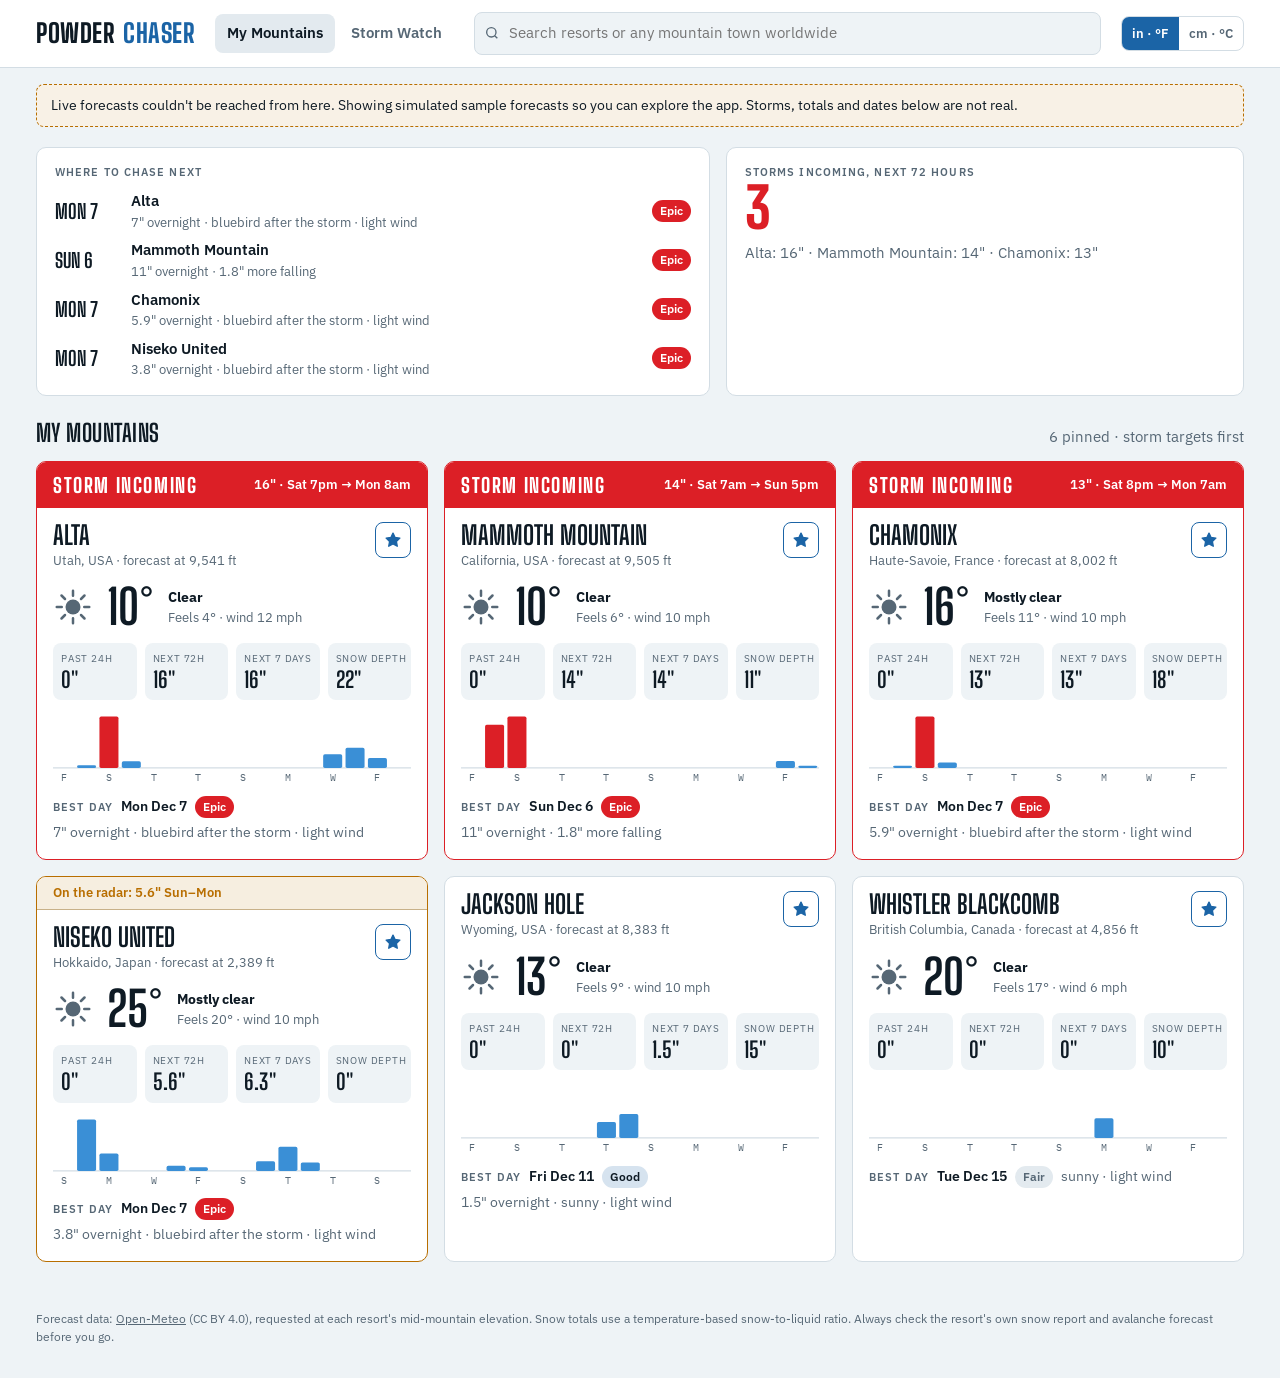
<file: index.html>
<!doctype html>
<html lang="en">
<head>
<meta charset="utf-8">
<meta name="viewport" content="width=device-width, initial-scale=1, viewport-fit=cover">
<title>Powder Chaser</title>
<meta name="description" content="Storm tracking and powder-day forecasts for ski resorts worldwide.">
<meta name="theme-color" content="#111c25">
<meta name="apple-mobile-web-app-capable" content="yes">
<meta name="mobile-web-app-capable" content="yes">
<meta name="apple-mobile-web-app-status-bar-style" content="black-translucent">
<meta name="apple-mobile-web-app-title" content="Powder">
<link rel="manifest" href="manifest.webmanifest">
<link rel="icon" href="icons/icon.svg" type="image/svg+xml">
<link rel="apple-touch-icon" href="icons/icon-180.png">
<link rel="preconnect" href="https://fonts.googleapis.com">
<link rel="preconnect" href="https://fonts.gstatic.com" crossorigin>
<link rel="stylesheet" href="https://fonts.googleapis.com/css2?family=Big+Shoulders+Display:wght@600;700;800&family=IBM+Plex+Mono:wght@400;500&family=IBM+Plex+Sans:wght@400;500;600&display=swap">
<link rel="stylesheet" href="styles.css">
</head>
<body>
<header class="top">
  <div class="wrap">
    <div class="brand">Powder<span>Chaser</span></div>
    <nav class="tabs" aria-label="Views">
      <button class="tab" id="tab-dash" data-view="dash">My Mountains</button>
      <button class="tab" id="tab-watch" data-view="watch">Storm Watch</button>
    </nav>
    <div class="search">
      <svg width="16" height="16" viewBox="0 0 24 24" fill="none" stroke="currentColor" stroke-width="2" aria-hidden="true"><circle cx="11" cy="11" r="7"/><path d="m20 20-4-4"/></svg>
      <input id="q" type="search" placeholder="Search resorts or any mountain town worldwide" autocomplete="off" aria-label="Search resorts">
      <div class="results" id="results" hidden></div>
    </div>
    <div class="units" role="group" aria-label="Units">
      <button id="u-imperial" data-units="imperial">in · °F</button>
      <button id="u-metric" data-units="metric">cm · °C</button>
    </div>
  </div>
</header>
<div class="wrap">
  <div class="banner" id="banner" hidden></div>
  <main id="view" aria-live="polite"></main>
  <footer>
    Forecast data: <a href="https://open-meteo.com/" target="_blank" rel="noopener">Open-Meteo</a> (CC BY 4.0), requested at each resort's mid-mountain elevation.
    Snow totals use a temperature-based snow-to-liquid ratio. Always check the resort's own snow report and avalanche forecast before you go.
  </footer>
</div>
<script src="resorts.js"></script>
<script src="app.js"></script>
</body>
</html>
</file>
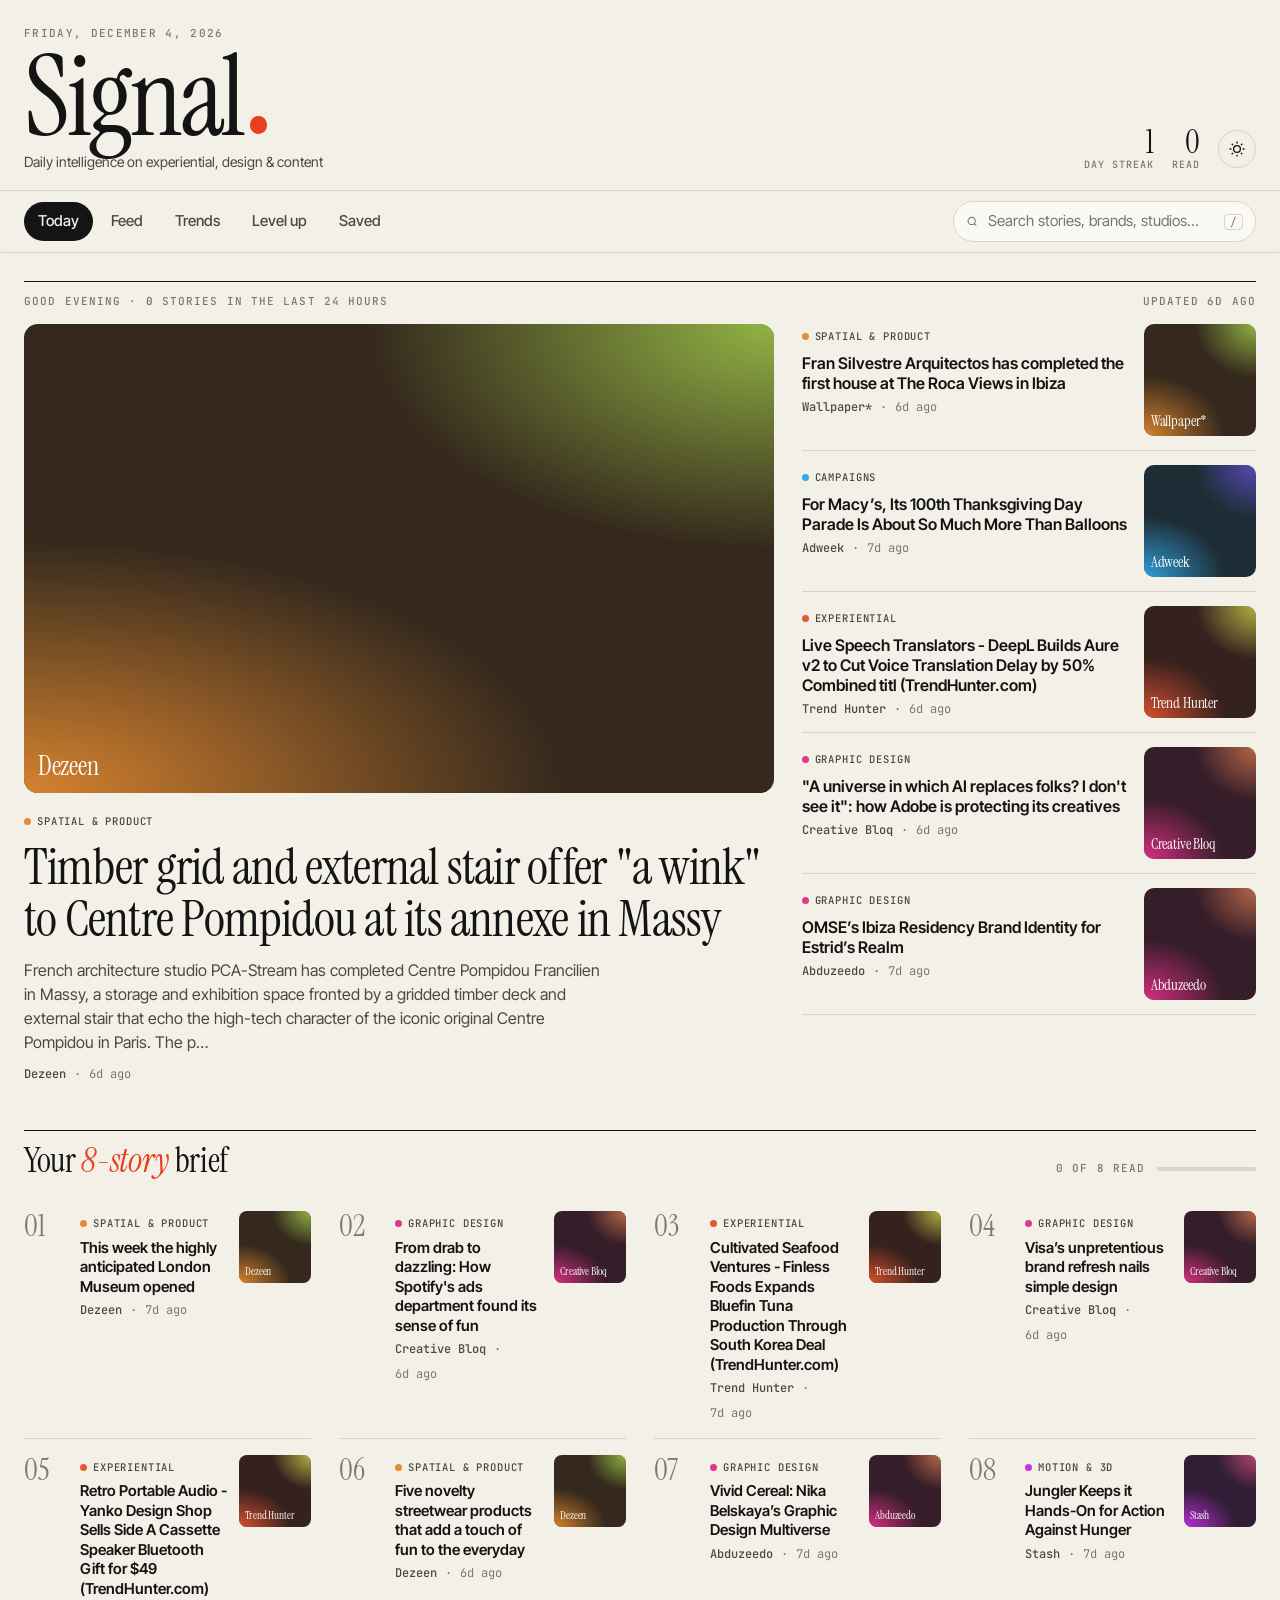
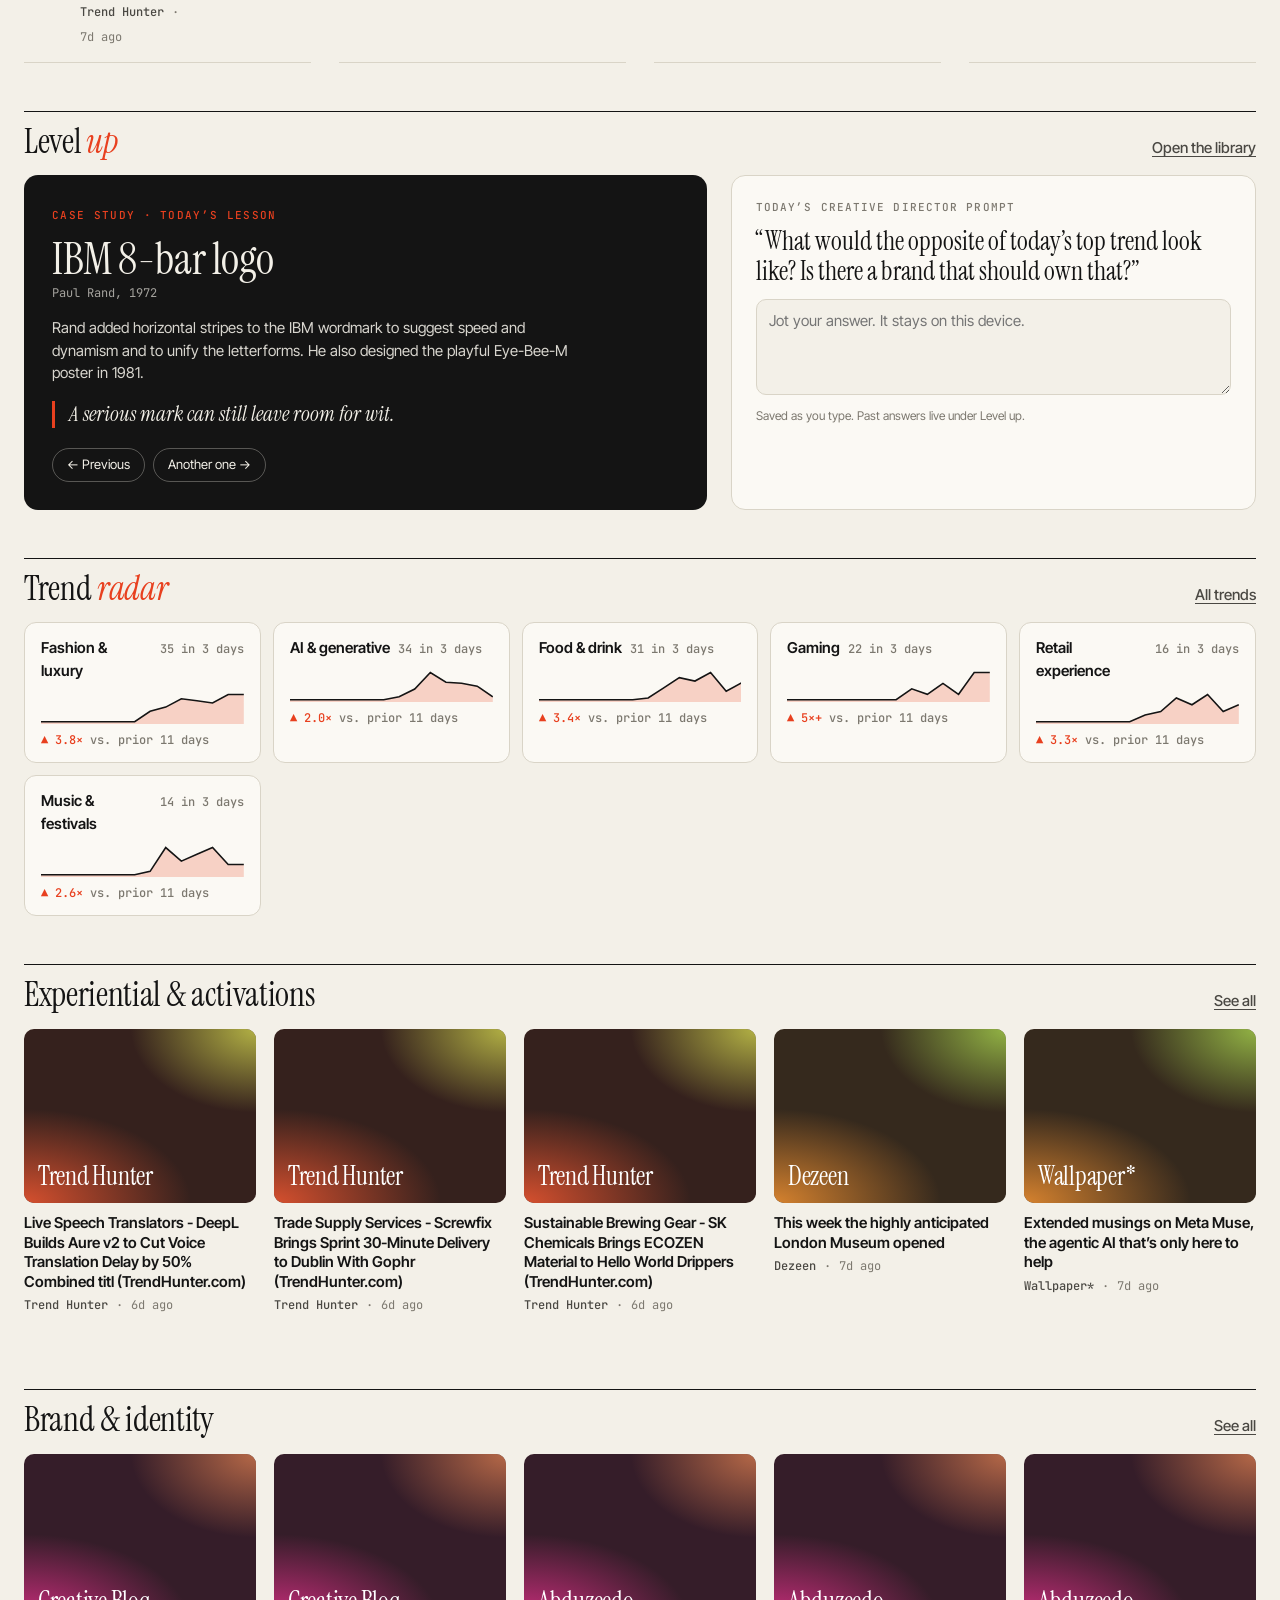
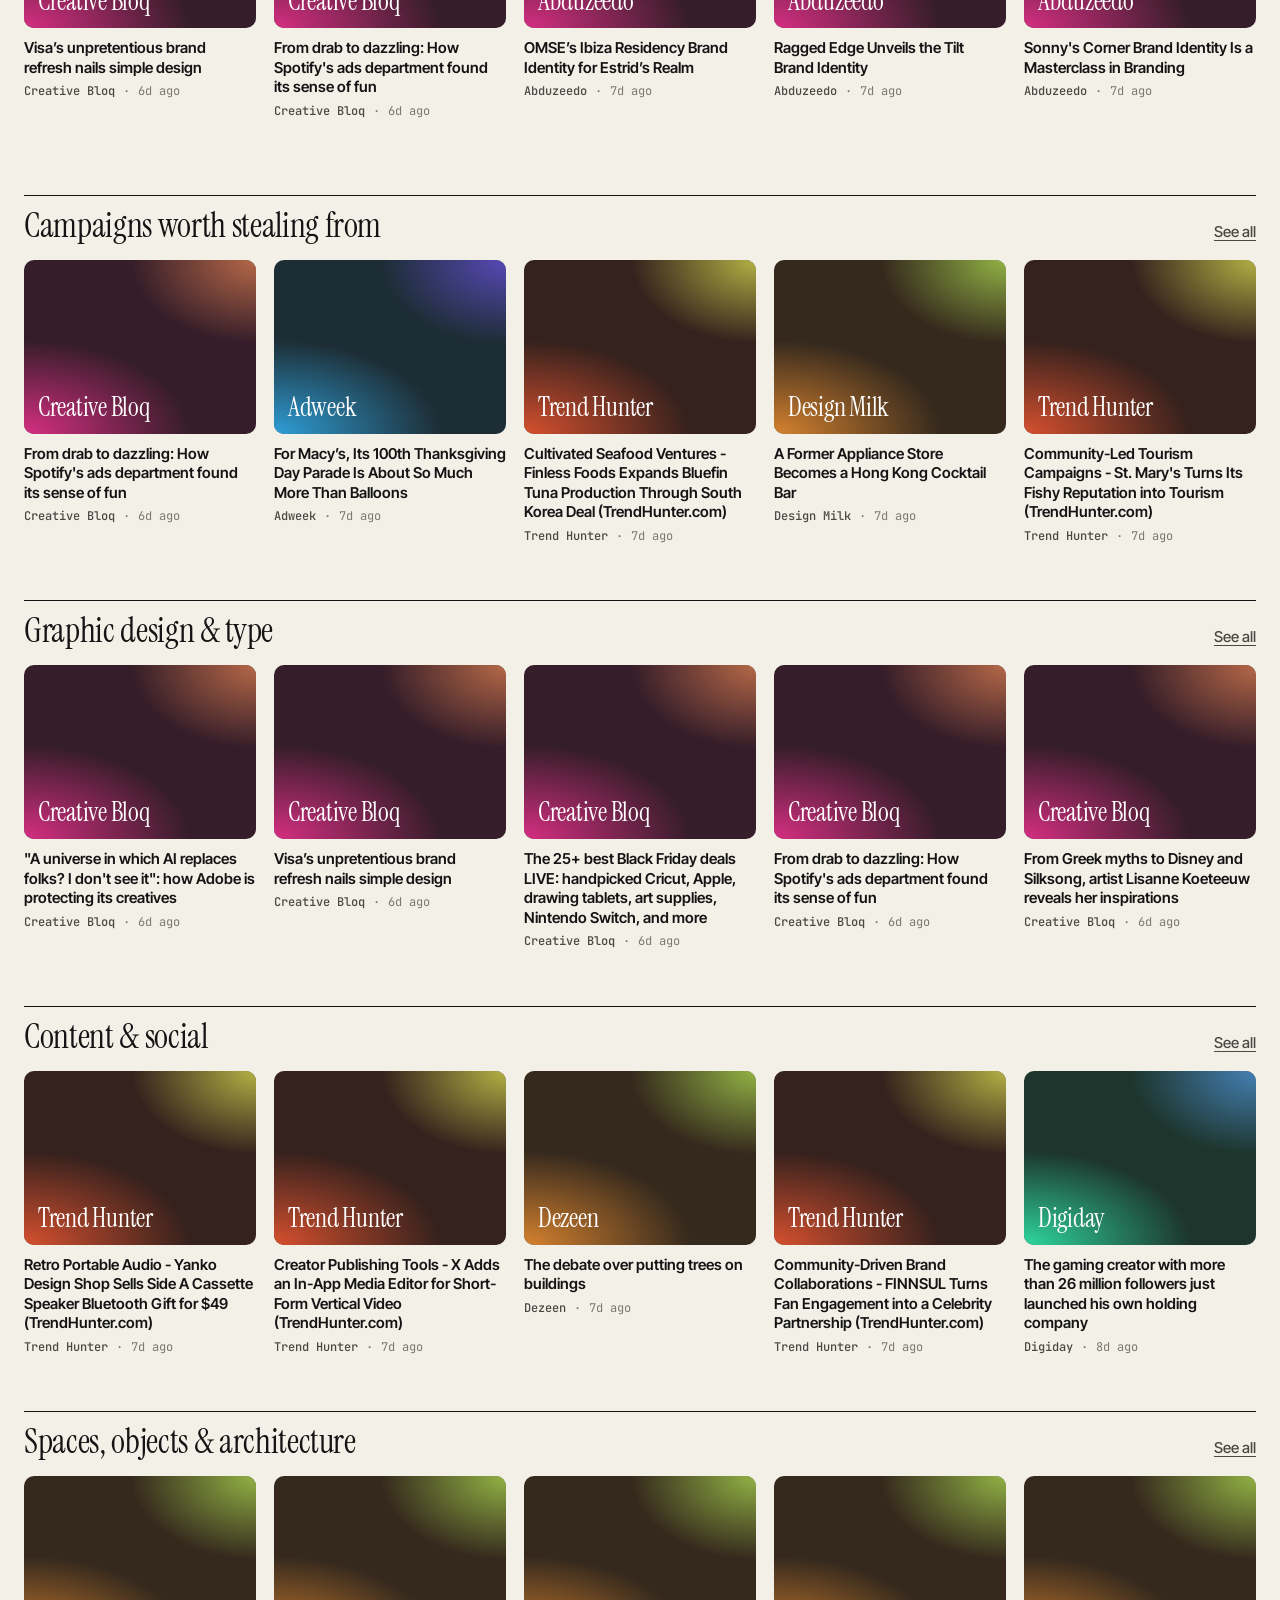
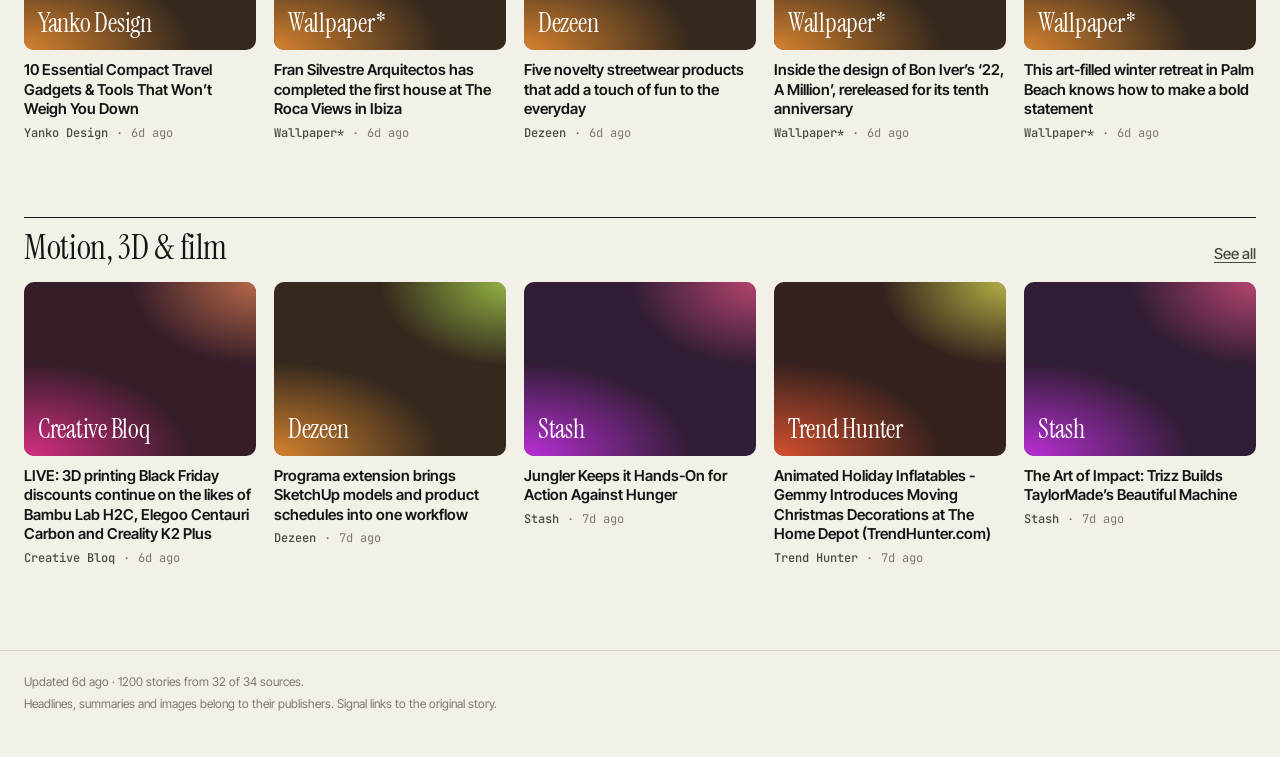
<file: signal/index.html>
<!doctype html>
<html lang="en">
<head>
<meta charset="utf-8">
<meta name="viewport" content="width=device-width, initial-scale=1, viewport-fit=cover">
<title>Signal</title>
<meta name="description" content="A daily briefing on experiential marketing, graphic design, brand and content for creative directors.">
<meta name="theme-color" content="#0e0e0f">
<meta name="referrer" content="no-referrer">
<meta name="apple-mobile-web-app-capable" content="yes">
<meta name="mobile-web-app-capable" content="yes">
<meta name="apple-mobile-web-app-status-bar-style" content="black-translucent">
<meta name="apple-mobile-web-app-title" content="Signal">
<link rel="manifest" href="manifest.webmanifest">
<link rel="icon" href="icon.svg" type="image/svg+xml">
<link rel="preconnect" href="https://fonts.googleapis.com">
<link rel="preconnect" href="https://fonts.gstatic.com" crossorigin>
<link rel="stylesheet" href="https://fonts.googleapis.com/css2?family=Instrument+Serif:ital@0;1&family=Inter+Tight:wght@400;500;600;700&family=JetBrains+Mono:wght@400;500&display=swap">
<link rel="stylesheet" href="styles.css">
</head>
<body>
<header class="masthead">
  <div class="wrap mast-row">
    <div class="mast-left">
      <div class="dateline" id="dateline"></div>
      <h1 class="wordmark">Signal<span class="dot" aria-hidden="true"></span></h1>
      <p class="tagline">Daily intelligence on experiential, design &amp; content</p>
    </div>
    <div class="mast-right">
      <div class="stat" title="Days in a row you've checked in">
        <span class="stat-num" id="streak">1</span><span class="stat-label">day streak</span>
      </div>
      <div class="stat" title="Stories you've opened">
        <span class="stat-num" id="readcount">0</span><span class="stat-label">read</span>
      </div>
      <button class="icon-btn" id="theme" aria-label="Toggle light or dark theme" title="Theme">
        <svg width="18" height="18" viewBox="0 0 24 24" fill="none" stroke="currentColor" stroke-width="1.8" aria-hidden="true"><circle cx="12" cy="12" r="4.5"/><path d="M12 2v2.5M12 19.5V22M2 12h2.5M19.5 12H22M4.9 4.9l1.8 1.8M17.3 17.3l1.8 1.8M4.9 19.1l1.8-1.8M17.3 6.7l1.8-1.8"/></svg>
      </button>
    </div>
  </div>
</header>

<nav class="nav" aria-label="Sections">
  <div class="wrap nav-row">
    <div class="tabs" role="tablist">
      <button class="tab" data-view="today" role="tab">Today</button>
      <button class="tab" data-view="feed" role="tab">Feed</button>
      <button class="tab" data-view="trends" role="tab">Trends</button>
      <button class="tab" data-view="library" role="tab">Level up</button>
      <button class="tab" data-view="saved" role="tab">Saved <span class="badge" id="savedcount"></span></button>
    </div>
    <label class="search">
      <svg width="15" height="15" viewBox="0 0 24 24" fill="none" stroke="currentColor" stroke-width="2" aria-hidden="true"><circle cx="11" cy="11" r="7"/><path d="m20 20-4-4"/></svg>
      <input id="q" type="search" placeholder="Search stories, brands, studios…" autocomplete="off" aria-label="Search">
      <kbd>/</kbd>
    </label>
  </div>
</nav>

<main class="wrap" id="main">
  <section id="view-today" class="view"></section>
  <section id="view-feed" class="view"></section>
  <section id="view-trends" class="view"></section>
  <section id="view-library" class="view"></section>
  <section id="view-saved" class="view"></section>
</main>

<footer class="foot wrap">
  <p id="foot-status"></p>
  <p>Headlines, summaries and images belong to their publishers. Signal links to the original story.</p>
</footer>

<dialog id="peek" aria-label="Story preview"></dialog>
<div class="toast" id="toast" role="status" aria-live="polite"></div>

<script src="library.js"></script>
<script src="app.js"></script>
</body>
</html>
</file>
<file: styles.css>
/* Layout: sticky header with search, then a single column of view content; cards reflow on an auto-fill grid. */
:root {
  --bg: #eef3f6;          /* packed-snow white with a glacier-blue bias */
  --surface: #ffffff;
  --surface-2: #e3eaef;
  --ink: #0e1a24;
  --muted: #566775;
  --line: #d3dde4;
  --accent: #1b64a6;      /* glacier blue */
  --accent-ink: #ffffff;
  --storm: #dc1f26;       /* storm red */
  --storm-ink: #ffffff;
  --radar: #b86e00;       /* storm on the radar, still days out */
  --good: #13804f;
  --snow: #3a8fd6;        /* snowfall bars */
  --temp: #c2410c;        /* temperature line */
  --font-display: "Big Shoulders Display", "Oswald", "Arial Narrow", Impact, sans-serif;
  --font-body: "IBM Plex Sans", "Segoe UI", Roboto, Helvetica, Arial, sans-serif;
  --font-data: "IBM Plex Mono", ui-monospace, "SFMono-Regular", Menlo, Consolas, monospace;
  --radius: 10px;
}
@media (prefers-color-scheme: dark) {
  :root:not([data-theme="light"]) {
    --bg: #0a1117; --surface: #111c25; --surface-2: #182632; --ink: #e4edf2; --muted: #8b9ca9;
    --line: #233340; --accent: #6db4ee; --accent-ink: #06121c; --storm: #ff3b41; --storm-ink: #ffffff;
    --radar: #f0a63a; --good: #3ccf8e; --snow: #6db4ee; --temp: #fb923c; color-scheme: dark;
  }
}
:root[data-theme="dark"] {
  --bg: #0a1117; --surface: #111c25; --surface-2: #182632; --ink: #e4edf2; --muted: #8b9ca9;
  --line: #233340; --accent: #6db4ee; --accent-ink: #06121c; --storm: #ff3b41; --storm-ink: #ffffff;
  --radar: #f0a63a; --good: #3ccf8e; --snow: #6db4ee; --temp: #fb923c; color-scheme: dark;
}

* { box-sizing: border-box; }
html, body { background: var(--bg); color: var(--ink); }
body { font-family: var(--font-body); font-size: 15px; line-height: 1.5; margin: 0; }
button, input, select { font: inherit; color: inherit; }
button { cursor: pointer; }
:focus-visible { outline: 2px solid var(--accent); outline-offset: 2px; }
.num { font-family: var(--font-data); font-variant-numeric: tabular-nums; }
.muted { color: var(--muted); }
.wrap {
  max-width: 1240px; margin: 0 auto;
  padding-left: max(16px, env(safe-area-inset-left, 0px));
  padding-right: max(16px, env(safe-area-inset-right, 0px));
}

/* Header */
body::before { content: ""; position: fixed; inset: 0 0 auto; height: env(safe-area-inset-top, 0px); z-index: 10; background: var(--surface); }
.top { position: sticky; top: env(safe-area-inset-top, 0px); z-index: 5; background: var(--surface); border-bottom: 1px solid var(--line); }
.top .wrap { display: flex; flex-wrap: wrap; align-items: center; gap: 12px 20px; padding-block: 12px; }
.brand { display: flex; align-items: baseline; gap: 8px; font-family: var(--font-display); font-weight: 800; font-size: 26px; letter-spacing: 0.02em; text-transform: uppercase; line-height: 1; white-space: nowrap; }
.brand span { color: var(--accent); }
.tabs { display: flex; gap: 4px; }
.tab { border: 0; background: none; padding: 8px 12px; border-radius: 8px; font-weight: 600; color: var(--muted); }
.tab[aria-current="page"] { background: var(--surface-2); color: var(--ink); }
.search { position: relative; flex: 1 1 260px; min-width: 0; }
.search input { width: 100%; padding: 9px 12px 9px 34px; border: 1px solid var(--line); border-radius: 8px; background: var(--bg); }
.search svg { position: absolute; left: 10px; top: 50%; transform: translateY(-50%); color: var(--muted); }
.units { display: flex; border: 1px solid var(--line); border-radius: 8px; overflow: hidden; }
.units button { border: 0; background: none; padding: 7px 10px; font-size: 13px; font-weight: 600; color: var(--muted); }
.units button[aria-pressed="true"] { background: var(--accent); color: var(--accent-ink); }

.results { position: absolute; left: 0; right: 0; top: calc(100% + 6px); background: var(--surface); border: 1px solid var(--line); border-radius: var(--radius); box-shadow: 0 12px 32px rgb(0 0 0 / 0.18); max-height: min(70vh, 520px); overflow-y: auto; padding: 6px; }
.results h4 { margin: 8px 8px 4px; font-size: 11px; text-transform: uppercase; letter-spacing: 0.08em; color: var(--muted); }
.result { display: flex; align-items: center; gap: 10px; padding: 8px; border-radius: 8px; }
.result:hover, .result.active { background: var(--surface-2); }
.result .open { flex: 1; min-width: 0; text-align: left; background: none; border: 0; padding: 0; }
.result .open b { display: block; }
.result .open small { color: var(--muted); }
.results .empty { padding: 10px 8px; color: var(--muted); }

/* Banner */
.banner { margin-top: 16px; padding: 10px 14px; border-radius: 8px; border: 1px dashed var(--radar); color: var(--ink); background: color-mix(in srgb, var(--radar) 10%, var(--surface)); font-size: 14px; }

main { padding-block: 20px 48px; display: grid; gap: 24px; }
h1, h2, h3 { font-family: var(--font-display); text-wrap: balance; margin: 0; line-height: 1.05; }
h1 { font-size: clamp(30px, 5vw, 44px); font-weight: 800; text-transform: uppercase; letter-spacing: 0.01em; }
h2 { font-size: 24px; font-weight: 700; text-transform: uppercase; letter-spacing: 0.02em; }
.eyebrow { font-size: 11px; font-weight: 600; letter-spacing: 0.1em; text-transform: uppercase; color: var(--muted); }
.section-head { display: flex; flex-wrap: wrap; align-items: baseline; justify-content: space-between; gap: 8px 16px; }

/* Dashboard summary */
.summary { display: grid; grid-template-columns: minmax(0, 1.3fr) minmax(0, 1fr); gap: 16px; }
@media (max-width: 860px) { .summary { grid-template-columns: minmax(0, 1fr); } }
.panel { background: var(--surface); border: 1px solid var(--line); border-radius: var(--radius); padding: 16px 18px; min-width: 0; }
.chase-list { list-style: none; margin: 10px 0 0; padding: 0; display: grid; gap: 8px; }
.chase-list li { display: grid; grid-template-columns: auto minmax(0, 1fr) auto; gap: 12px; align-items: center; }
.chase-list .day { font-family: var(--font-display); font-weight: 700; font-size: 20px; text-transform: uppercase; min-width: 64px; }
.chase-list button { background: none; border: 0; padding: 0; text-align: left; font-weight: 600; }
.chase-list small { display: block; color: var(--muted); font-weight: 400; }
.storm-count { font-family: var(--font-display); font-weight: 800; font-size: 56px; line-height: 1; }
.storm-count.hot { color: var(--storm); }

/* Rating chips */
.chip { display: inline-block; padding: 2px 8px; border-radius: 999px; font-size: 12px; font-weight: 600; white-space: nowrap; background: var(--surface-2); color: var(--muted); }
.chip.r-epic { background: var(--storm); color: var(--storm-ink); }
.chip.r-great { background: var(--accent); color: var(--accent-ink); }
.chip.r-good { background: color-mix(in srgb, var(--accent) 18%, var(--surface)); color: var(--ink); }

/* Resort cards */
.grid { display: grid; grid-template-columns: repeat(auto-fill, minmax(min(100%, 330px), 1fr)); gap: 16px; }
.card { position: relative; background: var(--surface); border: 1px solid var(--line); border-radius: var(--radius); display: flex; flex-direction: column; min-width: 0; overflow: hidden; }
.card-body { padding: 14px 16px 16px; display: grid; gap: 12px; }
.card-head { display: flex; gap: 8px; align-items: flex-start; }
.card-head .title { flex: 1; min-width: 0; background: none; border: 0; padding: 0; text-align: left; }
.card-head h3 { font-size: 26px; font-weight: 700; text-transform: uppercase; overflow-wrap: anywhere; }
.card-head small { color: var(--muted); font-size: 13px; }
.pin { flex: none; width: 36px; height: 36px; display: grid; place-items: center; border-radius: 8px; border: 1px solid var(--line); background: var(--surface); color: var(--muted); }
.pin[aria-pressed="true"] { color: var(--accent); border-color: var(--accent); }
.pin svg { width: 18px; height: 18px; }
.now { display: flex; align-items: center; gap: 14px; }
.now .temp { font-family: var(--font-display); font-size: 48px; font-weight: 700; line-height: 1; }
.now .cond { display: grid; font-size: 14px; }
.now .cond span { color: var(--muted); font-size: 13px; }
.wx { width: 40px; height: 40px; flex: none; color: var(--muted); }
.stats { display: grid; grid-template-columns: repeat(4, minmax(0, 1fr)); gap: 8px; margin: 0; }
.stats div { background: var(--bg); border-radius: 8px; padding: 8px; min-width: 0; }
.stats dt { font-size: 10px; text-transform: uppercase; letter-spacing: 0.08em; color: var(--muted); white-space: nowrap; }
.stats dd { margin: 2px 0 0; font-family: var(--font-display); font-size: 22px; font-weight: 700; line-height: 1.1; }
.bars svg { display: block; width: 100%; height: auto; }
.best { margin: 0; font-size: 14px; display: flex; flex-wrap: wrap; gap: 4px 8px; align-items: baseline; }
.best b { font-weight: 600; }

/* Storm states */
.storm-flag { display: none; }
.card.incoming, .watch-row.incoming { border-color: var(--storm); animation: storm-pulse 1.6s ease-out infinite; }
.card.incoming .storm-flag { display: flex; }
.storm-flag { align-items: center; justify-content: space-between; gap: 8px; flex-wrap: wrap; padding: 8px 16px; background: var(--storm); color: var(--storm-ink); }
.storm-flag strong { font-family: var(--font-display); font-weight: 800; font-size: 20px; letter-spacing: 0.08em; animation: storm-text 1.6s ease-in-out infinite; }
.storm-flag span { font-size: 13px; font-weight: 600; }
.card.radar { border-color: var(--radar); }
.card.radar .radar-flag { display: flex; }
.radar-flag { display: none; padding: 6px 16px; font-size: 13px; font-weight: 600; color: var(--radar); background: color-mix(in srgb, var(--radar) 12%, var(--surface)); border-bottom: 1px solid color-mix(in srgb, var(--radar) 40%, var(--line)); }
@keyframes storm-pulse {
  0% { box-shadow: 0 0 0 0 color-mix(in srgb, var(--storm) 60%, transparent); }
  70% { box-shadow: 0 0 0 14px color-mix(in srgb, var(--storm) 0%, transparent); }
  100% { box-shadow: 0 0 0 0 color-mix(in srgb, var(--storm) 0%, transparent); }
}
@keyframes storm-text { 50% { opacity: 0.55; } }
.badge-storm { display: inline-block; padding: 3px 8px; border-radius: 6px; background: var(--storm); color: var(--storm-ink); font-family: var(--font-display); font-weight: 800; letter-spacing: 0.08em; font-size: 14px; white-space: nowrap; animation: storm-text 1.6s ease-in-out infinite; }
.badge-radar { display: inline-block; padding: 3px 8px; border-radius: 6px; border: 1px solid var(--radar); color: var(--radar); font-size: 12px; font-weight: 600; white-space: nowrap; }

/* Storm watch */
.filters { display: flex; flex-wrap: wrap; gap: 6px; }
.filters button { border: 1px solid var(--line); background: var(--surface); border-radius: 999px; padding: 5px 12px; font-size: 13px; font-weight: 600; color: var(--muted); }
.filters button[aria-pressed="true"] { background: var(--ink); color: var(--bg); border-color: var(--ink); }
.watch { display: grid; gap: 8px; }
.watch-row { display: grid; grid-template-columns: 36px minmax(0, 1.4fr) minmax(0, 1fr) 90px 90px 44px; gap: 12px; align-items: center; background: var(--surface); border: 1px solid var(--line); border-radius: var(--radius); padding: 10px 12px; }
.watch-row .rank { font-family: var(--font-data); color: var(--muted); text-align: right; }
.watch-row .who { background: none; border: 0; padding: 0; text-align: left; min-width: 0; }
.watch-row .who b { display: block; font-size: 16px; }
.watch-row .who small { color: var(--muted); }
.watch-row .total { text-align: right; }
.watch-row .total b { display: block; font-family: var(--font-display); font-size: 22px; line-height: 1; }
.watch-row .total small { font-size: 11px; color: var(--muted); text-transform: uppercase; letter-spacing: 0.06em; }
.watch-row .mini svg { width: 100%; height: 28px; display: block; }
.watch-head { display: grid; grid-template-columns: 36px minmax(0, 1.4fr) minmax(0, 1fr) 90px 90px 44px; gap: 12px; padding: 0 13px; font-size: 11px; text-transform: uppercase; letter-spacing: 0.08em; color: var(--muted); }
.watch-head span:nth-child(4), .watch-head span:nth-child(5) { text-align: right; }
@media (max-width: 720px) {
  .watch-head { display: none; }
  .watch-row { grid-template-columns: 28px minmax(0, 1fr) auto 40px; }
  .watch-row .mini, .watch-row .total.t3 { display: none; }
}

/* Detail */
.back { justify-self: start; background: none; border: 0; padding: 4px 0; color: var(--accent); font-weight: 600; }
.detail-head { display: flex; flex-wrap: wrap; gap: 12px 20px; align-items: flex-end; justify-content: space-between; }
.detail-head .meta { color: var(--muted); }
.storm-banner { border-radius: var(--radius); padding: 16px 18px; background: var(--storm); color: var(--storm-ink); animation: storm-pulse 1.6s ease-out infinite; display: grid; gap: 4px; }
.storm-banner strong { font-family: var(--font-display); font-size: 34px; font-weight: 800; letter-spacing: 0.06em; line-height: 1; animation: storm-text 1.6s ease-in-out infinite; }
.detail-grid { display: grid; grid-template-columns: minmax(0, 1fr) minmax(0, 1fr); gap: 16px; }
@media (max-width: 860px) { .detail-grid { grid-template-columns: minmax(0, 1fr); } }
.kv { display: grid; grid-template-columns: repeat(auto-fit, minmax(120px, 1fr)); gap: 12px; margin: 12px 0 0; }
.kv dt { font-size: 11px; text-transform: uppercase; letter-spacing: 0.08em; color: var(--muted); }
.kv dd { margin: 0; font-family: var(--font-display); font-size: 26px; font-weight: 700; }
.storms { list-style: none; padding: 0; margin: 12px 0 0; display: grid; gap: 10px; }
.storms li { border-left: 4px solid var(--line); padding: 4px 0 4px 12px; }
.storms li.major { border-color: var(--storm); }
.storms li.moderate { border-color: var(--radar); }
.storms li b { font-family: var(--font-display); font-size: 22px; }
.chart-box { overflow-x: auto; margin-top: 10px; }
.chart-box svg { display: block; min-width: 680px; width: 100%; height: auto; }
.chart-box text { fill: var(--muted); font-family: var(--font-data); font-size: 11px; }
.legend { display: flex; flex-wrap: wrap; gap: 14px; font-size: 13px; color: var(--muted); margin-top: 6px; }
.legend i { display: inline-block; width: 12px; height: 12px; border-radius: 2px; vertical-align: -1px; margin-right: 5px; }
.days { display: grid; grid-auto-flow: column; grid-auto-columns: minmax(84px, 1fr); gap: 8px; overflow-x: auto; padding-bottom: 6px; margin-top: 12px; }
.daycol { background: var(--bg); border-radius: 8px; padding: 10px 8px; text-align: center; display: grid; gap: 4px; justify-items: center; border: 1px solid transparent; }
.daycol.best { border-color: var(--accent); }
.daycol.stormday { background: color-mix(in srgb, var(--storm) 12%, var(--bg)); }
.daycol .dname { font-weight: 600; font-size: 13px; }
.daycol .wx { width: 30px; height: 30px; }
.daycol .snowv { font-family: var(--font-display); font-size: 22px; font-weight: 700; line-height: 1; }
.daycol small { font-size: 12px; color: var(--muted); }
.picks { list-style: none; padding: 0; margin: 12px 0 0; display: grid; gap: 10px; }
.picks li { display: grid; grid-template-columns: auto minmax(0, 1fr); gap: 4px 12px; align-items: baseline; }
.picks .day { font-family: var(--font-display); font-weight: 700; font-size: 20px; text-transform: uppercase; }
.note { font-size: 13px; color: var(--muted); max-width: 70ch; }

.empty-state { text-align: center; padding: 40px 16px; display: grid; gap: 12px; justify-items: center; }
.suggest { display: flex; flex-wrap: wrap; gap: 8px; justify-content: center; }
.suggest button { border: 1px solid var(--line); background: var(--surface); border-radius: 999px; padding: 6px 12px; font-weight: 600; }
.loading { color: var(--muted); padding: 24px 0; }
footer { font-size: 12px; color: var(--muted); padding-block: 0 32px; }
footer a { color: inherit; }

@media (max-width: 520px) {
  .stats { grid-template-columns: repeat(2, minmax(0, 1fr)); }
  .brand { font-size: 22px; }
}
@media (prefers-reduced-motion: reduce) {
  .card.incoming, .watch-row.incoming, .storm-banner { animation: none; box-shadow: 0 0 0 3px var(--storm); }
  .storm-flag strong, .badge-storm, .storm-banner strong { animation: none; }
}
</file>
<file: signal/styles.css>
:root {
  --bg: #f3f0e8;
  --bg-2: #ebe7dc;
  --card: #fbf9f4;
  --ink: #141414;
  --ink-2: #4a4843;
  --ink-3: #7c786f;
  --line: #d9d4c7;
  --accent: #e8401f;
  --accent-ink: #fff;
  --shadow: 0 1px 2px rgba(20, 20, 20, .06), 0 8px 24px rgba(20, 20, 20, .06);
  --serif: "Instrument Serif", Georgia, "Times New Roman", serif;
  --sans: "Inter Tight", system-ui, -apple-system, "Segoe UI", sans-serif;
  --mono: "JetBrains Mono", ui-monospace, SFMono-Regular, Menlo, monospace;
  --r: 14px;
  color-scheme: light;
}
@media (prefers-color-scheme: dark) {
  :root:not([data-theme="light"]) {
    --bg: #0e0e0f; --bg-2: #161617; --card: #18181a; --ink: #f4f1ea; --ink-2: #c4c0b6; --ink-3: #8a867d;
    --line: #2a2a2d; --accent: #ff5a3a; --shadow: 0 1px 2px rgba(0,0,0,.4), 0 10px 30px rgba(0,0,0,.35);
    color-scheme: dark;
  }
}
:root[data-theme="dark"] {
  --bg: #0e0e0f; --bg-2: #161617; --card: #18181a; --ink: #f4f1ea; --ink-2: #c4c0b6; --ink-3: #8a867d;
  --line: #2a2a2d; --accent: #ff5a3a; --shadow: 0 1px 2px rgba(0,0,0,.4), 0 10px 30px rgba(0,0,0,.35);
  color-scheme: dark;
}

* { box-sizing: border-box; }
html { -webkit-text-size-adjust: 100%; }
body {
  margin: 0; background: var(--bg); color: var(--ink);
  font: 15px/1.5 var(--sans); -webkit-font-smoothing: antialiased;
}
a { color: inherit; }
button { font: inherit; color: inherit; }
img { display: block; max-width: 100%; }
.wrap { max-width: 1320px; margin: 0 auto; padding: 0 24px; }
@media (max-width: 640px) { .wrap { padding: 0 16px; } }

/* ---------- masthead ---------- */
.masthead { border-bottom: 1px solid var(--line); padding: 28px 0 18px; }
.mast-row { display: flex; align-items: flex-end; justify-content: space-between; gap: 16px; }
.dateline { font: 500 11px/1 var(--mono); letter-spacing: .12em; text-transform: uppercase; color: var(--ink-3); }
.wordmark {
  font: 400 clamp(56px, 10vw, 112px)/.86 var(--serif); letter-spacing: -.03em; margin: 10px 0 6px;
  display: flex; align-items: flex-end;
}
.wordmark .dot {
  width: .16em; height: .16em; border-radius: 50%; background: var(--accent); margin: 0 0 .1em .06em;
  animation: pulse 2.4s ease-in-out infinite;
}
@keyframes pulse { 0%, 100% { box-shadow: 0 0 0 0 color-mix(in srgb, var(--accent) 50%, transparent); } 50% { box-shadow: 0 0 0 .12em transparent; } }
.tagline { margin: 0; color: var(--ink-2); font-size: 14px; }
.mast-right { display: flex; align-items: center; gap: 18px; }
.stat { display: flex; flex-direction: column; align-items: flex-end; }
.stat-num { font: 400 32px/1 var(--serif); }
.stat-label { font: 500 10px/1.4 var(--mono); letter-spacing: .1em; text-transform: uppercase; color: var(--ink-3); }
.icon-btn {
  width: 38px; height: 38px; border-radius: 50%; border: 1px solid var(--line); background: transparent;
  display: grid; place-items: center; cursor: pointer;
}
.icon-btn:hover { border-color: var(--ink-3); }
@media (max-width: 640px) {
  .mast-row { flex-direction: column; align-items: flex-start; }
  .mast-right { width: 100%; justify-content: flex-start; }
  .stat { align-items: flex-start; }
  .mast-right .icon-btn { margin-left: auto; }
}

/* ---------- nav ---------- */
.nav {
  position: sticky; top: 0; z-index: 20; background: color-mix(in srgb, var(--bg) 88%, transparent);
  backdrop-filter: saturate(1.4) blur(12px); -webkit-backdrop-filter: saturate(1.4) blur(12px);
  border-bottom: 1px solid var(--line);
}
.nav-row { display: flex; align-items: center; justify-content: space-between; gap: 12px; padding-top: 10px; padding-bottom: 10px; }
.tabs { display: flex; gap: 4px; overflow-x: auto; scrollbar-width: none; }
.tabs::-webkit-scrollbar { display: none; }
.tab {
  border: 0; background: transparent; padding: 8px 14px; border-radius: 999px; cursor: pointer;
  font-weight: 500; color: var(--ink-2); white-space: nowrap;
}
.tab:hover { color: var(--ink); }
.tab[aria-selected="true"] { background: var(--ink); color: var(--bg); }
.badge { font: 500 11px var(--mono); opacity: .7; }
.search {
  display: flex; align-items: center; gap: 8px; border: 1px solid var(--line); border-radius: 999px;
  padding: 7px 12px; min-width: 260px; color: var(--ink-3); background: var(--card);
}
.search:focus-within { border-color: var(--ink-3); }
.search input { border: 0; outline: 0; background: transparent; color: var(--ink); font: inherit; width: 100%; }
.search kbd { font: 11px var(--mono); border: 1px solid var(--line); border-radius: 4px; padding: 0 5px; }
@media (max-width: 760px) {
  .nav-row { flex-direction: column; align-items: stretch; }
  .search { min-width: 0; }
  .search kbd { display: none; }
}

.view { display: none; padding: 28px 0 56px; }
.view.on { display: block; animation: fade .35s ease; }
@keyframes fade { from { opacity: 0; transform: translateY(6px); } to { opacity: 1; transform: none; } }

/* ---------- section headings ---------- */
.sec { margin-top: 48px; }
.sec:first-child { margin-top: 0; }
.sec-head { display: flex; align-items: baseline; justify-content: space-between; gap: 12px; margin-bottom: 16px; border-top: 1px solid var(--ink); padding-top: 12px; }
.sec-title { font: 400 34px/1.05 var(--serif); margin: 0; letter-spacing: -.01em; }
.sec-title em { color: var(--accent); }
.sec-kicker { font: 500 11px/1.3 var(--mono); letter-spacing: .1em; text-transform: uppercase; color: var(--ink-3); }
.link-btn { border: 0; background: none; cursor: pointer; font-weight: 500; color: var(--ink-2); text-decoration: underline; text-underline-offset: 3px; padding: 0; }
.link-btn:hover { color: var(--accent); }

/* ---------- category chip ---------- */
.cat {
  display: inline-flex; align-items: center; gap: 6px;
  font: 500 10.5px/1 var(--mono); letter-spacing: .08em; text-transform: uppercase; color: var(--ink-2);
}
.cat::before { content: ""; width: 7px; height: 7px; border-radius: 50%; background: hsl(var(--h) 75% 55%); }
.meta { font: 400 12px/1.4 var(--mono); color: var(--ink-3); display: flex; gap: 8px; flex-wrap: wrap; align-items: center; }
.meta .src { color: var(--ink-2); font-weight: 500; }

/* ---------- media / thumbnails ---------- */
.media { position: relative; overflow: hidden; container-type: inline-size; background: var(--bg-2); border-radius: 10px; }
.media img { width: 100%; height: 100%; object-fit: cover; transition: transform .6s cubic-bezier(.2,.7,.2,1), opacity .4s; opacity: 0; }
.media img.loaded { opacity: 1; }
.card:hover .media img, .lead:hover .media img, .row-card:hover .media img { transform: scale(1.04); }
.ph {
  position: absolute; inset: 0; display: flex; align-items: flex-end; padding: 14px;
  background:
    radial-gradient(120% 90% at 0% 100%, hsl(var(--h) 80% 55% / .9), transparent 60%),
    radial-gradient(90% 80% at 100% 0%, hsl(calc(var(--h) + 50) 70% 60% / .75), transparent 60%),
    hsl(var(--h) 30% 16%);
  color: #fff; font: 400 clamp(11px, 13cqi, 26px)/1 var(--serif); letter-spacing: -.01em; padding: clamp(6px, 6cqi, 14px); overflow-wrap: anywhere;
}
.media img.loaded + .ph { display: none; }

/* ---------- Today: lead ---------- */
.hero { display: grid; grid-template-columns: 1.65fr 1fr; gap: 28px; }
@media (max-width: 960px) { .hero { grid-template-columns: 1fr; } }
.lead { cursor: pointer; display: block; text-decoration: none; }
.lead .media { aspect-ratio: 16 / 10; border-radius: var(--r); }
.lead-body { padding-top: 16px; }
.lead h2 { font: 400 clamp(32px, 4vw, 52px)/1.02 var(--serif); margin: 10px 0 12px; letter-spacing: -.015em; }
.lead p { color: var(--ink-2); margin: 0 0 12px; max-width: 64ch; font-size: 16px; }
.stack { display: flex; flex-direction: column; gap: 0; }
.stack-item { display: grid; grid-template-columns: 1fr 112px; gap: 14px; padding: 14px 0; border-bottom: 1px solid var(--line); cursor: pointer; }
.stack-item:first-child { padding-top: 0; }
.stack-item h3 { font: 600 16px/1.25 var(--sans); margin: 6px 0 6px; }
.stack-item .media { aspect-ratio: 1; }
.stack-item:hover h3, .card:hover h3, .row-card:hover h3 { color: var(--accent); }

/* ---------- Today: brief ---------- */
.brief { display: grid; grid-template-columns: repeat(auto-fill, minmax(280px, 1fr)); gap: 0 28px; counter-reset: brief; }
.brief-item {
  display: grid; grid-template-columns: 44px 1fr 72px; gap: 12px; align-items: start;
  padding: 16px 0; border-bottom: 1px solid var(--line); cursor: pointer; counter-increment: brief;
}
.brief-item::before { content: counter(brief, decimal-leading-zero); font: 400 30px/1 var(--serif); color: var(--ink-3); }
.brief-item.read::before { content: "✓"; color: var(--accent); }
.brief-item.read h3 { color: var(--ink-3); }
.brief-item h3 { font: 600 15px/1.3 var(--sans); margin: 4px 0 6px; }
.brief-item .media { aspect-ratio: 1; border-radius: 8px; }
.progress { display: flex; align-items: center; gap: 12px; min-width: 200px; }
.bar { flex: 1; height: 4px; background: var(--line); border-radius: 4px; overflow: hidden; }
.bar i { display: block; height: 100%; background: var(--accent); width: 0; transition: width .5s ease; }

/* ---------- Today: level up + radar ---------- */
.duo { display: grid; grid-template-columns: 1.3fr 1fr; gap: 24px; }
@media (max-width: 900px) { .duo { grid-template-columns: 1fr; } }
.lesson {
  background: var(--ink); color: var(--bg); border-radius: var(--r); padding: 28px; position: relative; overflow: hidden;
}
.lesson .kind { font: 500 11px/1 var(--mono); letter-spacing: .12em; text-transform: uppercase; color: var(--accent); }
.lesson h3 { font: 400 clamp(32px, 3.4vw, 44px)/1 var(--serif); margin: 12px 0 4px; letter-spacing: -.01em; }
.lesson .lmeta { font: 400 12px var(--mono); opacity: .65; margin-bottom: 16px; }
.lesson p { margin: 0 0 16px; opacity: .88; max-width: 60ch; }
.lesson .take { border-left: 3px solid var(--accent); padding-left: 14px; font: italic 400 21px/1.3 var(--serif); opacity: 1; }
.lesson-nav { display: flex; gap: 8px; margin-top: 20px; }
.lesson-nav button { border: 1px solid color-mix(in srgb, var(--bg) 30%, transparent); background: transparent; color: var(--bg); border-radius: 999px; padding: 6px 14px; cursor: pointer; font-size: 13px; }
.lesson-nav button:hover { background: color-mix(in srgb, var(--bg) 12%, transparent); }
.prompt { border: 1px solid var(--line); border-radius: var(--r); padding: 24px; display: flex; flex-direction: column; gap: 12px; background: var(--card); }
.prompt q { font: 400 26px/1.15 var(--serif); quotes: "“" "”"; }
.prompt textarea {
  width: 100%; min-height: 96px; resize: vertical; border: 1px solid var(--line); border-radius: 10px; padding: 10px 12px;
  background: var(--bg); color: var(--ink); font: inherit;
}
.hint { font-size: 12px; color: var(--ink-3); margin: 0; }

.radar { display: grid; grid-template-columns: repeat(auto-fill, minmax(230px, 1fr)); gap: 12px; }
.trend {
  border: 1px solid var(--line); border-radius: 12px; padding: 14px 16px; background: var(--card); cursor: pointer;
  display: flex; flex-direction: column; gap: 8px; text-align: left;
}
.trend:hover { border-color: var(--ink-3); }
.trend-top { display: flex; justify-content: space-between; align-items: baseline; gap: 8px; }
.trend-name { font-weight: 600; }
.trend-num { font: 500 12px var(--mono); color: var(--ink-3); white-space: nowrap; }
.up { color: var(--accent); }
.spark { width: 100%; height: 34px; }
.spark path.l { fill: none; stroke: var(--ink); stroke-width: 1.6; vector-effect: non-scaling-stroke; }
.spark path.a { fill: color-mix(in srgb, var(--accent) 22%, transparent); stroke: none; }

.chips { display: flex; flex-wrap: wrap; gap: 8px; }
.chip {
  border: 1px solid var(--line); background: var(--card); border-radius: 999px; padding: 6px 12px; cursor: pointer;
  font-size: 13px; font-weight: 500; color: var(--ink-2); display: inline-flex; gap: 6px; align-items: center;
}
.chip:hover { border-color: var(--ink-3); color: var(--ink); }
.chip[aria-pressed="true"] { background: var(--ink); color: var(--bg); border-color: var(--ink); }
.chip small { font: 500 11px var(--mono); opacity: .7; }
.chip.cat-chip::before { content: ""; width: 7px; height: 7px; border-radius: 50%; background: hsl(var(--h) 75% 55%); }

/* ---------- horizontal rows ---------- */
.row { display: grid; grid-auto-flow: column; grid-auto-columns: minmax(250px, 1fr); gap: 18px; overflow-x: auto; scroll-snap-type: x mandatory; padding-bottom: 8px; scrollbar-width: thin; }
.row-card { scroll-snap-align: start; cursor: pointer; }
.row-card .media { aspect-ratio: 4 / 3; }
.row-card h3 { font: 600 15px/1.3 var(--sans); margin: 10px 0 6px; }
@media (min-width: 1100px) { .row { grid-auto-columns: calc((100% - 72px) / 5); } }

/* ---------- feed grid (masonry) ---------- */
.toolbar { display: flex; flex-wrap: wrap; gap: 12px; align-items: center; justify-content: space-between; margin-bottom: 20px; }
.toolbar select {
  border: 1px solid var(--line); background: var(--card); color: var(--ink); border-radius: 999px; padding: 6px 12px; font: inherit; font-size: 13px;
}
.grid { columns: 4 260px; column-gap: 20px; }
.card {
  break-inside: avoid; margin: 0 0 24px; cursor: pointer; display: block;
  border-radius: var(--r); transition: transform .25s ease;
}
.card.read { opacity: .55; }
.card.read:hover { opacity: 1; }
.card .media { border-radius: var(--r); }
.card .media.r-a { aspect-ratio: 4 / 5; }
.card .media.r-b { aspect-ratio: 1; }
.card .media.r-c { aspect-ratio: 4 / 3; }
.card h3 { font: 600 17px/1.25 var(--sans); margin: 10px 0 6px; letter-spacing: -.005em; }
.card.big h3 { font: 400 28px/1.05 var(--serif); letter-spacing: -.01em; }
.card p { color: var(--ink-2); font-size: 14px; margin: 0 0 8px; display: -webkit-box; -webkit-line-clamp: 3; -webkit-box-orient: vertical; overflow: hidden; }
.card-top { display: flex; justify-content: space-between; align-items: center; margin-top: 12px; }
.save-btn {
  border: 0; background: transparent; cursor: pointer; padding: 4px; color: var(--ink-3); display: grid; place-items: center;
}
.save-btn:hover { color: var(--ink); }
.save-btn[aria-pressed="true"] { color: var(--accent); }
.save-btn[aria-pressed="true"] svg { fill: currentColor; }
.more { display: flex; justify-content: center; margin-top: 12px; }
.btn {
  border: 1px solid var(--ink); background: var(--ink); color: var(--bg); padding: 10px 20px; border-radius: 999px; cursor: pointer; font-weight: 600;
  text-decoration: none; display: inline-flex; align-items: center; gap: 8px;
}
.btn.ghost { background: transparent; color: var(--ink); }
.btn:hover { background: var(--accent); border-color: var(--accent); color: var(--accent-ink); }

/* ---------- trends view ---------- */
.trend-table { display: grid; gap: 0; }
.trend-line {
  display: grid; grid-template-columns: minmax(150px, 1.1fr) 2fr 70px 90px; gap: 16px; align-items: center;
  padding: 12px 0; border-bottom: 1px solid var(--line); cursor: pointer;
}
.trend-line:hover .trend-name { color: var(--accent); }
.trend-line .spark { height: 30px; }
@media (max-width: 640px) { .trend-line { grid-template-columns: 1fr 1fr; } .trend-line .spark { grid-column: 1 / -1; order: 3; } }
.cat-bars { display: grid; gap: 10px; }
.cat-bar { display: grid; grid-template-columns: 150px 1fr 40px; gap: 12px; align-items: center; cursor: pointer; }
.cat-bar .track { height: 10px; background: var(--bg-2); border-radius: 6px; overflow: hidden; }
.cat-bar .track i { display: block; height: 100%; background: hsl(var(--h) 70% 52%); border-radius: 6px; }
.cat-bar .n { font: 500 12px var(--mono); color: var(--ink-3); text-align: right; }

/* ---------- library ---------- */
.lib-grid { display: grid; grid-template-columns: repeat(auto-fill, minmax(300px, 1fr)); gap: 18px; }
.lib-card { border: 1px solid var(--line); border-radius: var(--r); padding: 20px; background: var(--card); display: flex; flex-direction: column; gap: 8px; }
.lib-card .kind { font: 500 10.5px var(--mono); letter-spacing: .1em; text-transform: uppercase; color: var(--accent); }
.lib-card h3 { font: 400 28px/1.05 var(--serif); margin: 0; }
.lib-card .lmeta { font: 400 12px var(--mono); color: var(--ink-3); }
.lib-card p { margin: 0; color: var(--ink-2); font-size: 14px; }
.lib-card .take { font: italic 400 18px/1.3 var(--serif); color: var(--ink); border-left: 2px solid var(--accent); padding-left: 10px; margin-top: auto; }
.lib-card.done { opacity: .7; }
.dir { display: grid; grid-template-columns: repeat(auto-fill, minmax(320px, 1fr)); gap: 28px; }
.dir h3 { font: 500 11px var(--mono); letter-spacing: .1em; text-transform: uppercase; color: var(--ink-3); margin: 0 0 8px; }
.dir a { display: block; padding: 10px 0; border-bottom: 1px solid var(--line); text-decoration: none; }
.dir a strong { display: block; font-weight: 600; }
.dir a span { color: var(--ink-2); font-size: 13.5px; }
.dir a:hover strong { color: var(--accent); }
.notes { display: grid; gap: 12px; }
.note { border-left: 2px solid var(--line); padding: 2px 0 2px 14px; }
.note .meta { margin-bottom: 4px; }
.note p { margin: 0; white-space: pre-wrap; }

/* ---------- empty / status ---------- */
.empty { border: 1px dashed var(--line); border-radius: var(--r); padding: 40px 24px; text-align: center; color: var(--ink-2); }
.empty h3 { font: 400 32px/1.1 var(--serif); margin: 0 0 8px; color: var(--ink); }
.empty code { font: 13px var(--mono); background: var(--bg-2); padding: 2px 6px; border-radius: 4px; }
.skeleton { background: linear-gradient(90deg, var(--bg-2), var(--line), var(--bg-2)); background-size: 200% 100%; animation: shimmer 1.4s linear infinite; border-radius: var(--r); }
@keyframes shimmer { to { background-position: -200% 0; } }

/* ---------- peek dialog ---------- */
dialog#peek {
  border: 0; padding: 0; border-radius: 20px; width: min(880px, calc(100vw - 32px)); max-height: calc(100vh - 48px);
  background: var(--card); color: var(--ink); box-shadow: 0 30px 80px rgba(0,0,0,.45); overflow: auto;
}
dialog#peek::backdrop { background: rgba(10, 10, 10, .6); backdrop-filter: blur(6px); -webkit-backdrop-filter: blur(6px); }
.peek-media { aspect-ratio: 16 / 9; border-radius: 0; }
.peek-body { padding: 24px 28px 28px; }
.peek-body h2 { font: 400 clamp(30px, 4vw, 44px)/1.03 var(--serif); margin: 10px 0 12px; letter-spacing: -.01em; }
.peek-body p { color: var(--ink-2); font-size: 16px; margin: 0 0 18px; }
.peek-actions { display: flex; flex-wrap: wrap; gap: 10px; align-items: center; }
.peek-tags { display: flex; gap: 12px; flex-wrap: wrap; margin-top: 18px; padding-top: 14px; border-top: 1px solid var(--line); }
.peek-close {
  position: absolute; top: 12px; right: 12px; z-index: 2; width: 38px; height: 38px; border-radius: 50%; border: 0; cursor: pointer;
  background: rgba(0,0,0,.55); color: #fff; font-size: 20px; line-height: 1;
}
.peek-nav { margin-left: auto; display: flex; gap: 6px; }

.toast {
  position: fixed; left: 50%; bottom: 24px; transform: translate(-50%, 20px); opacity: 0; pointer-events: none;
  background: var(--ink); color: var(--bg); padding: 10px 18px; border-radius: 999px; font-weight: 500; transition: all .25s ease; z-index: 50;
}
.toast.show { opacity: 1; transform: translate(-50%, 0); }

.foot { border-top: 1px solid var(--line); padding-top: 18px; padding-bottom: 40px; color: var(--ink-3); font-size: 12px; }
.foot p { margin: 4px 0; }

:focus-visible { outline: 2px solid var(--accent); outline-offset: 2px; }
@media (prefers-reduced-motion: reduce) { *, *::before { animation: none !important; transition: none !important; } }
</file>
